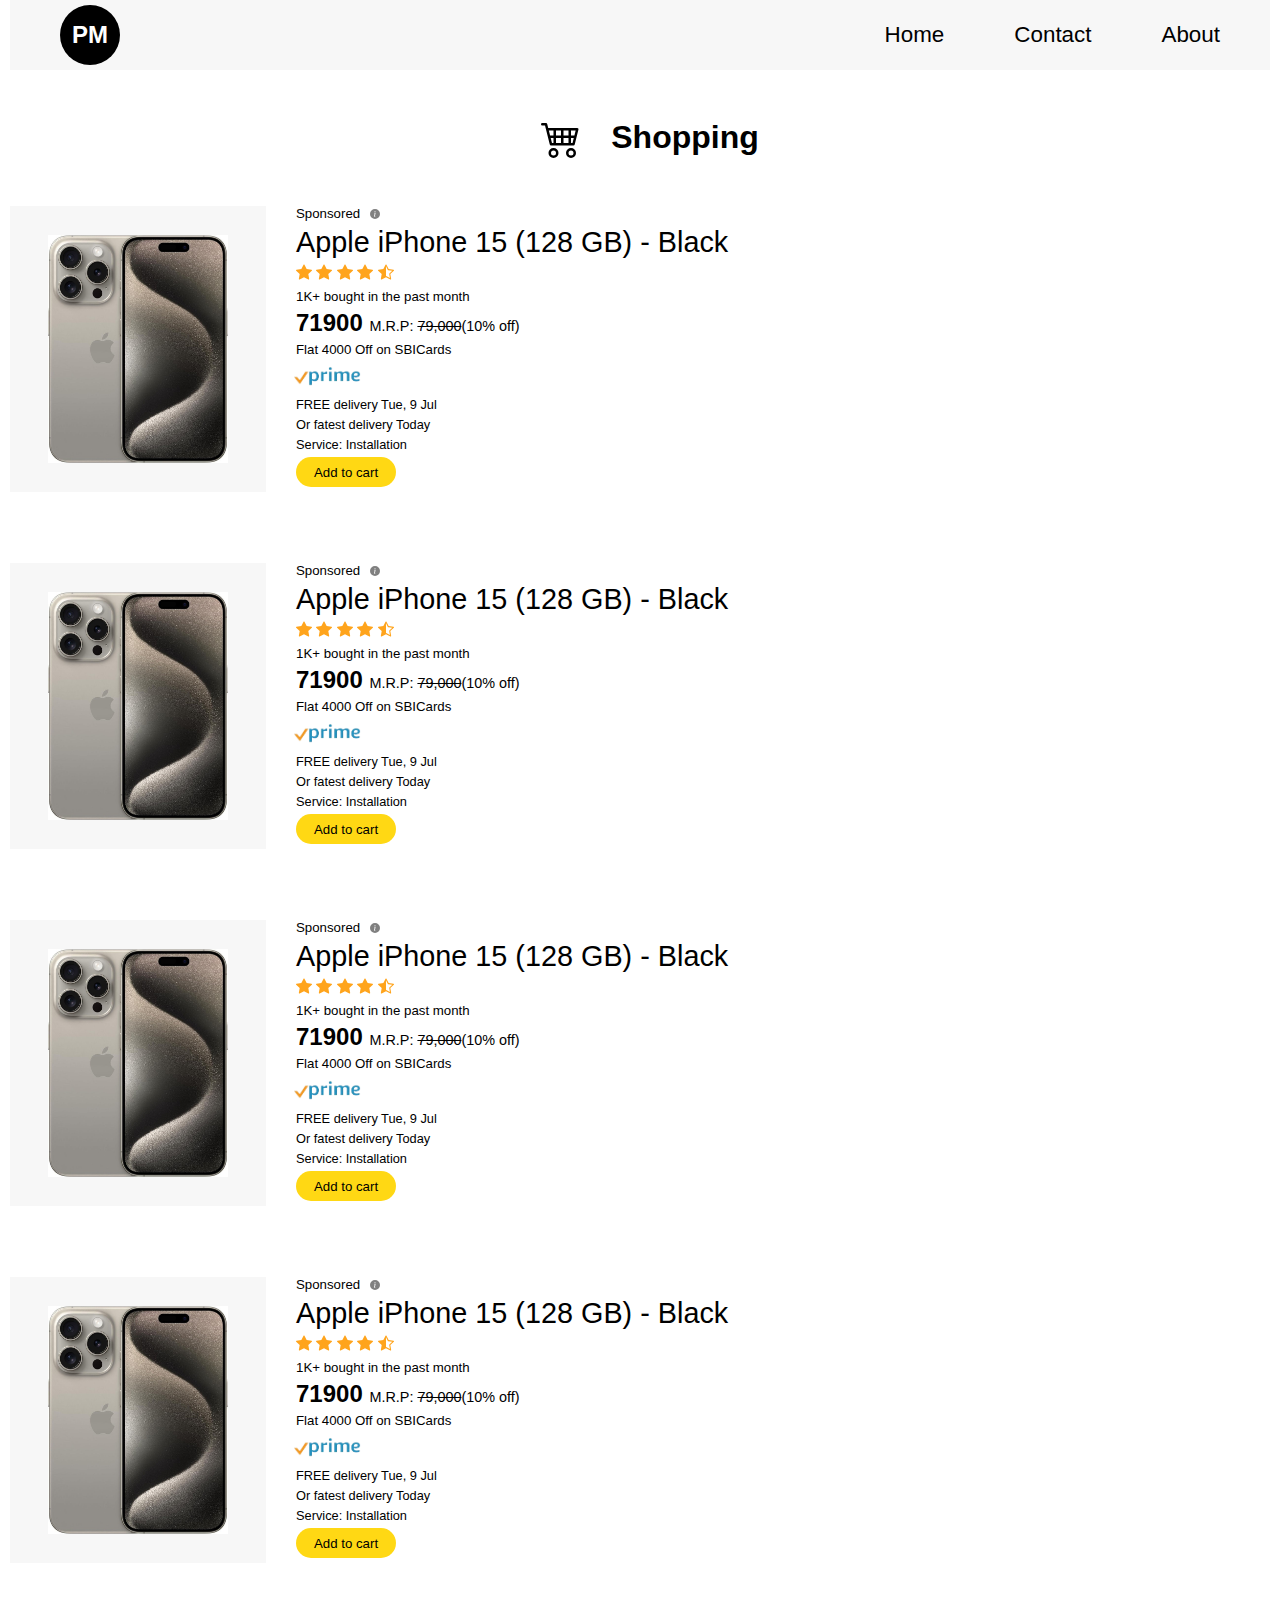
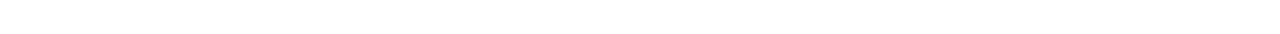
<file: index.html>
<!DOCTYPE html>
<html lang="en">

<head>
    <meta charset="UTF-8">
    <meta name="viewport" content="width=device-width, initial-scale=1.0">
    <link rel="stylesheet" href="style.css">
    <title>Document</title>
</head>

<body>

    <nav>
        <h2>PM</h2>
        <div>
            <ul>
                <li><a href="">Home</a></li>
                <li><a href="">Contact</a></li>
                <li><a href="">About</a></li>
            </ul>
        </div>
    </nav>
    <div id="page1">
        <div class="header">
            <svg xmlns="http://www.w3.org/2000/svg" width="40" height="40" fill="currentcolor" class="bi bi-cart4"
                viewBox="0 0 16 16">
                <path
                    d="M0 2.5A.5.5 0 0 1 .5 2H2a.5.5 0 0 1 .485.379L2.89 4H14.5a.5.5 0 0 1 .485.621l-1.5 6A.5.5 0 0 1 13 11H4a.5.5 0 0 1-.485-.379L1.61 3H.5a.5.5 0 0 1-.5-.5M3.14 5l.5 2H5V5zM6 5v2h2V5zm3 0v2h2V5zm3 0v2h1.36l.5-2zm1.11 3H12v2h.61zM11 8H9v2h2zM8 8H6v2h2zM5 8H3.89l.5 2H5zm0 5a1 1 0 1 0 0 2 1 1 0 0 0 0-2m-2 1a2 2 0 1 1 4 0 2 2 0 0 1-4 0m9-1a1 1 0 1 0 0 2 1 1 0 0 0 0-2m-2 1a2 2 0 1 1 4 0 2 2 0 0 1-4 0" />
            </svg>
            <h1>Shopping</h1>
        </div>
        <div class="products">
            <div class="card">
                <div class="product">
                    <img src="./product.jpg" alt="">
                </div>
                <div class="description">
                    <div class="sponsored">
                        <h5 style="font-weight: 100;">Sponsored</h5>
                        <svg xmlns="http://www.w3.org/2000/svg" width="10" height="10" fill="gray"
                            class="bi bi-info-circle-fill" viewBox="0 0 16 16">
                            <path
                                d="M8 16A8 8 0 1 0 8 0a8 8 0 0 0 0 16m.93-9.412-1 4.705c-.07.34.029.533.304.533.194 0 .487-.07.686-.246l-.088.416c-.287.346-.92.598-1.465.598-.703 0-1.002-.422-.808-1.319l.738-3.468c.064-.293.006-.399-.287-.47l-.451-.081.082-.381 2.29-.287zM8 5.5a1 1 0 1 1 0-2 1 1 0 0 1 0 2" />
                        </svg>
                    </div>
                    <h2 class="product-name" style="font-weight: 500;">Apple iPhone 15 (128 GB) - Black </h2>
                    <div class="stars">
                        <svg xmlns="http://www.w3.org/2000/svg" width="16" height="16" fill="#ffa41c"
                            class="bi bi-star-fill" viewBox="0 0 16 16">
                            <path
                                d="M3.612 15.443c-.386.198-.824-.149-.746-.592l.83-4.73L.173 6.765c-.329-.314-.158-.888.283-.95l4.898-.696L7.538.792c.197-.39.73-.39.927 0l2.184 4.327 4.898.696c.441.062.612.636.282.95l-3.522 3.356.83 4.73c.078.443-.36.79-.746.592L8 13.187l-4.389 2.256z" />
                        </svg>
                        <svg xmlns="http://www.w3.org/2000/svg" width="16" height="16" fill="#ffa41c"
                            class="bi bi-star-fill" viewBox="0 0 16 16">
                            <path
                                d="M3.612 15.443c-.386.198-.824-.149-.746-.592l.83-4.73L.173 6.765c-.329-.314-.158-.888.283-.95l4.898-.696L7.538.792c.197-.39.73-.39.927 0l2.184 4.327 4.898.696c.441.062.612.636.282.95l-3.522 3.356.83 4.73c.078.443-.36.79-.746.592L8 13.187l-4.389 2.256z" />
                        </svg>
                        <svg xmlns="http://www.w3.org/2000/svg" width="16" height="16" fill="#ffa41c"
                            class="bi bi-star-fill" viewBox="0 0 16 16">
                            <path
                                d="M3.612 15.443c-.386.198-.824-.149-.746-.592l.83-4.73L.173 6.765c-.329-.314-.158-.888.283-.95l4.898-.696L7.538.792c.197-.39.73-.39.927 0l2.184 4.327 4.898.696c.441.062.612.636.282.95l-3.522 3.356.83 4.73c.078.443-.36.79-.746.592L8 13.187l-4.389 2.256z" />
                        </svg>
                        <svg xmlns="http://www.w3.org/2000/svg" width="16" height="16" fill="#ffa41c"
                            class="bi bi-star-fill" viewBox="0 0 16 16">
                            <path
                                d="M3.612 15.443c-.386.198-.824-.149-.746-.592l.83-4.73L.173 6.765c-.329-.314-.158-.888.283-.95l4.898-.696L7.538.792c.197-.39.73-.39.927 0l2.184 4.327 4.898.696c.441.062.612.636.282.95l-3.522 3.356.83 4.73c.078.443-.36.79-.746.592L8 13.187l-4.389 2.256z" />
                        </svg>
                        <svg xmlns="http://www.w3.org/2000/svg" width="16" height="16" fill="#ffa41c"
                            class="bi bi-star-half" viewBox="0 0 16 16">
                            <path
                                d="M5.354 5.119 7.538.792A.52.52 0 0 1 8 .5c.183 0 .366.097.465.292l2.184 4.327 4.898.696A.54.54 0 0 1 16 6.32a.55.55 0 0 1-.17.445l-3.523 3.356.83 4.73c.078.443-.36.79-.746.592L8 13.187l-4.389 2.256a.5.5 0 0 1-.146.05c-.342.06-.668-.254-.6-.642l.83-4.73L.173 6.765a.55.55 0 0 1-.172-.403.6.6 0 0 1 .085-.302.51.51 0 0 1 .37-.245zM8 12.027a.5.5 0 0 1 .232.056l3.686 1.894-.694-3.957a.56.56 0 0 1 .162-.505l2.907-2.77-4.052-.576a.53.53 0 0 1-.393-.288L8.001 2.223 8 2.226z" />
                        </svg>
                    </div>
                    <h5 style="font-weight: 100;">1K+ bought in the past month</h5>
                    <h2>71900 <span style="font-size: 0.9rem; font-weight: 100;">M.R.P: <span
                                style="text-decoration: line-through;">79,000</span>(10% off)</span>
                    </h2>
                    <h5 style="font-weight: 100;">Flat 4000 Off on SBICards</h5>
                    <img class="prime-logo" src="./prime.png" alt="">
                    <h3 style="font-weight: 100; font-size: 0.8rem;">FREE delivery <span>Tue, 9 Jul</span></h3>
                    <h3 style="font-weight: 100; font-size: 0.8rem;">Or fatest delivery <span>Today</span></h3>
                    <h5 style="font-weight: 100; font-size: 0.8rem;">Service: Installation</h5>
                    <h5 class="button">Add to cart</h5>
                </div>
            </div>
            <div class="card">
                <div class="product">
                    <img src="./product.jpg" alt="">
                </div>
                <div class="description">
                    <div class="sponsored">
                        <h5 style="font-weight: 100;">Sponsored</h5>
                        <svg xmlns="http://www.w3.org/2000/svg" width="10" height="10" fill="gray"
                            class="bi bi-info-circle-fill" viewBox="0 0 16 16">
                            <path
                                d="M8 16A8 8 0 1 0 8 0a8 8 0 0 0 0 16m.93-9.412-1 4.705c-.07.34.029.533.304.533.194 0 .487-.07.686-.246l-.088.416c-.287.346-.92.598-1.465.598-.703 0-1.002-.422-.808-1.319l.738-3.468c.064-.293.006-.399-.287-.47l-.451-.081.082-.381 2.29-.287zM8 5.5a1 1 0 1 1 0-2 1 1 0 0 1 0 2" />
                        </svg>
                    </div>
                    <h2 class="product-name" style="font-weight: 500;">Apple iPhone 15 (128 GB) - Black </h2>
                    <div class="stars">
                        <svg xmlns="http://www.w3.org/2000/svg" width="16" height="16" fill="#ffa41c"
                            class="bi bi-star-fill" viewBox="0 0 16 16">
                            <path
                                d="M3.612 15.443c-.386.198-.824-.149-.746-.592l.83-4.73L.173 6.765c-.329-.314-.158-.888.283-.95l4.898-.696L7.538.792c.197-.39.73-.39.927 0l2.184 4.327 4.898.696c.441.062.612.636.282.95l-3.522 3.356.83 4.73c.078.443-.36.79-.746.592L8 13.187l-4.389 2.256z" />
                        </svg>
                        <svg xmlns="http://www.w3.org/2000/svg" width="16" height="16" fill="#ffa41c"
                            class="bi bi-star-fill" viewBox="0 0 16 16">
                            <path
                                d="M3.612 15.443c-.386.198-.824-.149-.746-.592l.83-4.73L.173 6.765c-.329-.314-.158-.888.283-.95l4.898-.696L7.538.792c.197-.39.73-.39.927 0l2.184 4.327 4.898.696c.441.062.612.636.282.95l-3.522 3.356.83 4.73c.078.443-.36.79-.746.592L8 13.187l-4.389 2.256z" />
                        </svg>
                        <svg xmlns="http://www.w3.org/2000/svg" width="16" height="16" fill="#ffa41c"
                            class="bi bi-star-fill" viewBox="0 0 16 16">
                            <path
                                d="M3.612 15.443c-.386.198-.824-.149-.746-.592l.83-4.73L.173 6.765c-.329-.314-.158-.888.283-.95l4.898-.696L7.538.792c.197-.39.73-.39.927 0l2.184 4.327 4.898.696c.441.062.612.636.282.95l-3.522 3.356.83 4.73c.078.443-.36.79-.746.592L8 13.187l-4.389 2.256z" />
                        </svg>
                        <svg xmlns="http://www.w3.org/2000/svg" width="16" height="16" fill="#ffa41c"
                            class="bi bi-star-fill" viewBox="0 0 16 16">
                            <path
                                d="M3.612 15.443c-.386.198-.824-.149-.746-.592l.83-4.73L.173 6.765c-.329-.314-.158-.888.283-.95l4.898-.696L7.538.792c.197-.39.73-.39.927 0l2.184 4.327 4.898.696c.441.062.612.636.282.95l-3.522 3.356.83 4.73c.078.443-.36.79-.746.592L8 13.187l-4.389 2.256z" />
                        </svg>
                        <svg xmlns="http://www.w3.org/2000/svg" width="16" height="16" fill="#ffa41c"
                            class="bi bi-star-half" viewBox="0 0 16 16">
                            <path
                                d="M5.354 5.119 7.538.792A.52.52 0 0 1 8 .5c.183 0 .366.097.465.292l2.184 4.327 4.898.696A.54.54 0 0 1 16 6.32a.55.55 0 0 1-.17.445l-3.523 3.356.83 4.73c.078.443-.36.79-.746.592L8 13.187l-4.389 2.256a.5.5 0 0 1-.146.05c-.342.06-.668-.254-.6-.642l.83-4.73L.173 6.765a.55.55 0 0 1-.172-.403.6.6 0 0 1 .085-.302.51.51 0 0 1 .37-.245zM8 12.027a.5.5 0 0 1 .232.056l3.686 1.894-.694-3.957a.56.56 0 0 1 .162-.505l2.907-2.77-4.052-.576a.53.53 0 0 1-.393-.288L8.001 2.223 8 2.226z" />
                        </svg>
                    </div>
                    <h5 style="font-weight: 100;">1K+ bought in the past month</h5>
                    <h2>71900 <span style="font-size: 0.9rem; font-weight: 100;">M.R.P: <span
                                style="text-decoration: line-through;">79,000</span>(10% off)</span>
                    </h2>
                    <h5 style="font-weight: 100;">Flat 4000 Off on SBICards</h5>
                    <img class="prime-logo" src="./prime.png" alt="">
                    <h3 style="font-weight: 100; font-size: 0.8rem;">FREE delivery <span>Tue, 9 Jul</span></h3>
                    <h3 style="font-weight: 100; font-size: 0.8rem;">Or fatest delivery <span>Today</span></h3>
                    <h5 style="font-weight: 100; font-size: 0.8rem;">Service: Installation</h5>
                    <h5 class="button">Add to cart</h5>
                </div>
            </div>
            <div class="card">
                <div class="product">
                    <img src="./product.jpg" alt="">
                </div>
                <div class="description">
                    <div class="sponsored">
                        <h5 style="font-weight: 100;">Sponsored</h5>
                        <svg xmlns="http://www.w3.org/2000/svg" width="10" height="10" fill="gray"
                            class="bi bi-info-circle-fill" viewBox="0 0 16 16">
                            <path
                                d="M8 16A8 8 0 1 0 8 0a8 8 0 0 0 0 16m.93-9.412-1 4.705c-.07.34.029.533.304.533.194 0 .487-.07.686-.246l-.088.416c-.287.346-.92.598-1.465.598-.703 0-1.002-.422-.808-1.319l.738-3.468c.064-.293.006-.399-.287-.47l-.451-.081.082-.381 2.29-.287zM8 5.5a1 1 0 1 1 0-2 1 1 0 0 1 0 2" />
                        </svg>
                    </div>
                    <h2 class="product-name" style="font-weight: 500;">Apple iPhone 15 (128 GB) - Black </h2>
                    <div class="stars">
                        <svg xmlns="http://www.w3.org/2000/svg" width="16" height="16" fill="#ffa41c"
                            class="bi bi-star-fill" viewBox="0 0 16 16">
                            <path
                                d="M3.612 15.443c-.386.198-.824-.149-.746-.592l.83-4.73L.173 6.765c-.329-.314-.158-.888.283-.95l4.898-.696L7.538.792c.197-.39.73-.39.927 0l2.184 4.327 4.898.696c.441.062.612.636.282.95l-3.522 3.356.83 4.73c.078.443-.36.79-.746.592L8 13.187l-4.389 2.256z" />
                        </svg>
                        <svg xmlns="http://www.w3.org/2000/svg" width="16" height="16" fill="#ffa41c"
                            class="bi bi-star-fill" viewBox="0 0 16 16">
                            <path
                                d="M3.612 15.443c-.386.198-.824-.149-.746-.592l.83-4.73L.173 6.765c-.329-.314-.158-.888.283-.95l4.898-.696L7.538.792c.197-.39.73-.39.927 0l2.184 4.327 4.898.696c.441.062.612.636.282.95l-3.522 3.356.83 4.73c.078.443-.36.79-.746.592L8 13.187l-4.389 2.256z" />
                        </svg>
                        <svg xmlns="http://www.w3.org/2000/svg" width="16" height="16" fill="#ffa41c"
                            class="bi bi-star-fill" viewBox="0 0 16 16">
                            <path
                                d="M3.612 15.443c-.386.198-.824-.149-.746-.592l.83-4.73L.173 6.765c-.329-.314-.158-.888.283-.95l4.898-.696L7.538.792c.197-.39.73-.39.927 0l2.184 4.327 4.898.696c.441.062.612.636.282.95l-3.522 3.356.83 4.73c.078.443-.36.79-.746.592L8 13.187l-4.389 2.256z" />
                        </svg>
                        <svg xmlns="http://www.w3.org/2000/svg" width="16" height="16" fill="#ffa41c"
                            class="bi bi-star-fill" viewBox="0 0 16 16">
                            <path
                                d="M3.612 15.443c-.386.198-.824-.149-.746-.592l.83-4.73L.173 6.765c-.329-.314-.158-.888.283-.95l4.898-.696L7.538.792c.197-.39.73-.39.927 0l2.184 4.327 4.898.696c.441.062.612.636.282.95l-3.522 3.356.83 4.73c.078.443-.36.79-.746.592L8 13.187l-4.389 2.256z" />
                        </svg>
                        <svg xmlns="http://www.w3.org/2000/svg" width="16" height="16" fill="#ffa41c"
                            class="bi bi-star-half" viewBox="0 0 16 16">
                            <path
                                d="M5.354 5.119 7.538.792A.52.52 0 0 1 8 .5c.183 0 .366.097.465.292l2.184 4.327 4.898.696A.54.54 0 0 1 16 6.32a.55.55 0 0 1-.17.445l-3.523 3.356.83 4.73c.078.443-.36.79-.746.592L8 13.187l-4.389 2.256a.5.5 0 0 1-.146.05c-.342.06-.668-.254-.6-.642l.83-4.73L.173 6.765a.55.55 0 0 1-.172-.403.6.6 0 0 1 .085-.302.51.51 0 0 1 .37-.245zM8 12.027a.5.5 0 0 1 .232.056l3.686 1.894-.694-3.957a.56.56 0 0 1 .162-.505l2.907-2.77-4.052-.576a.53.53 0 0 1-.393-.288L8.001 2.223 8 2.226z" />
                        </svg>
                    </div>
                    <h5 style="font-weight: 100;">1K+ bought in the past month</h5>
                    <h2>71900 <span style="font-size: 0.9rem; font-weight: 100;">M.R.P: <span
                                style="text-decoration: line-through;">79,000</span>(10% off)</span>
                    </h2>
                    <h5 style="font-weight: 100;">Flat 4000 Off on SBICards</h5>
                    <img class="prime-logo" src="./prime.png" alt="">
                    <h3 style="font-weight: 100; font-size: 0.8rem;">FREE delivery <span>Tue, 9 Jul</span></h3>
                    <h3 style="font-weight: 100; font-size: 0.8rem;">Or fatest delivery <span>Today</span></h3>
                    <h5 style="font-weight: 100; font-size: 0.8rem;">Service: Installation</h5>
                    <h5 class="button">Add to cart</h5>
                </div>
            </div>
            <div class="card">
                <div class="product">
                    <img src="./product.jpg" alt="">
                </div>
                <div class="description">
                    <div class="sponsored">
                        <h5 style="font-weight: 100;">Sponsored</h5>
                        <svg xmlns="http://www.w3.org/2000/svg" width="10" height="10" fill="gray"
                            class="bi bi-info-circle-fill" viewBox="0 0 16 16">
                            <path
                                d="M8 16A8 8 0 1 0 8 0a8 8 0 0 0 0 16m.93-9.412-1 4.705c-.07.34.029.533.304.533.194 0 .487-.07.686-.246l-.088.416c-.287.346-.92.598-1.465.598-.703 0-1.002-.422-.808-1.319l.738-3.468c.064-.293.006-.399-.287-.47l-.451-.081.082-.381 2.29-.287zM8 5.5a1 1 0 1 1 0-2 1 1 0 0 1 0 2" />
                        </svg>
                    </div>
                    <h2 class="product-name" style="font-weight: 500;">Apple iPhone 15 (128 GB) - Black </h2>
                    <div class="stars">
                        <svg xmlns="http://www.w3.org/2000/svg" width="16" height="16" fill="#ffa41c"
                            class="bi bi-star-fill" viewBox="0 0 16 16">
                            <path
                                d="M3.612 15.443c-.386.198-.824-.149-.746-.592l.83-4.73L.173 6.765c-.329-.314-.158-.888.283-.95l4.898-.696L7.538.792c.197-.39.73-.39.927 0l2.184 4.327 4.898.696c.441.062.612.636.282.95l-3.522 3.356.83 4.73c.078.443-.36.79-.746.592L8 13.187l-4.389 2.256z" />
                        </svg>
                        <svg xmlns="http://www.w3.org/2000/svg" width="16" height="16" fill="#ffa41c"
                            class="bi bi-star-fill" viewBox="0 0 16 16">
                            <path
                                d="M3.612 15.443c-.386.198-.824-.149-.746-.592l.83-4.73L.173 6.765c-.329-.314-.158-.888.283-.95l4.898-.696L7.538.792c.197-.39.73-.39.927 0l2.184 4.327 4.898.696c.441.062.612.636.282.95l-3.522 3.356.83 4.73c.078.443-.36.79-.746.592L8 13.187l-4.389 2.256z" />
                        </svg>
                        <svg xmlns="http://www.w3.org/2000/svg" width="16" height="16" fill="#ffa41c"
                            class="bi bi-star-fill" viewBox="0 0 16 16">
                            <path
                                d="M3.612 15.443c-.386.198-.824-.149-.746-.592l.83-4.73L.173 6.765c-.329-.314-.158-.888.283-.95l4.898-.696L7.538.792c.197-.39.73-.39.927 0l2.184 4.327 4.898.696c.441.062.612.636.282.95l-3.522 3.356.83 4.73c.078.443-.36.79-.746.592L8 13.187l-4.389 2.256z" />
                        </svg>
                        <svg xmlns="http://www.w3.org/2000/svg" width="16" height="16" fill="#ffa41c"
                            class="bi bi-star-fill" viewBox="0 0 16 16">
                            <path
                                d="M3.612 15.443c-.386.198-.824-.149-.746-.592l.83-4.73L.173 6.765c-.329-.314-.158-.888.283-.95l4.898-.696L7.538.792c.197-.39.73-.39.927 0l2.184 4.327 4.898.696c.441.062.612.636.282.95l-3.522 3.356.83 4.73c.078.443-.36.79-.746.592L8 13.187l-4.389 2.256z" />
                        </svg>
                        <svg xmlns="http://www.w3.org/2000/svg" width="16" height="16" fill="#ffa41c"
                            class="bi bi-star-half" viewBox="0 0 16 16">
                            <path
                                d="M5.354 5.119 7.538.792A.52.52 0 0 1 8 .5c.183 0 .366.097.465.292l2.184 4.327 4.898.696A.54.54 0 0 1 16 6.32a.55.55 0 0 1-.17.445l-3.523 3.356.83 4.73c.078.443-.36.79-.746.592L8 13.187l-4.389 2.256a.5.5 0 0 1-.146.05c-.342.06-.668-.254-.6-.642l.83-4.73L.173 6.765a.55.55 0 0 1-.172-.403.6.6 0 0 1 .085-.302.51.51 0 0 1 .37-.245zM8 12.027a.5.5 0 0 1 .232.056l3.686 1.894-.694-3.957a.56.56 0 0 1 .162-.505l2.907-2.77-4.052-.576a.53.53 0 0 1-.393-.288L8.001 2.223 8 2.226z" />
                        </svg>
                    </div>
                    <h5 style="font-weight: 100;">1K+ bought in the past month</h5>
                    <h2>71900 <span style="font-size: 0.9rem; font-weight: 100;">M.R.P: <span
                                style="text-decoration: line-through;">79,000</span>(10% off)</span>
                    </h2>
                    <h5 style="font-weight: 100;">Flat 4000 Off on SBICards</h5>
                    <img class="prime-logo" src="./prime.png" alt="">
                    <h3 style="font-weight: 100; font-size: 0.8rem;">FREE delivery <span>Tue, 9 Jul</span></h3>
                    <h3 style="font-weight: 100; font-size: 0.8rem;">Or fatest delivery <span>Today</span></h3>
                    <h5 style="font-weight: 100; font-size: 0.8rem;">Service: Installation</h5>
                    <h5 class="button">Add to cart</h5>
                </div>

            </div>
        </div>
    </div>
    <script src="./script.js"></script>
</body>

</html>
</file>
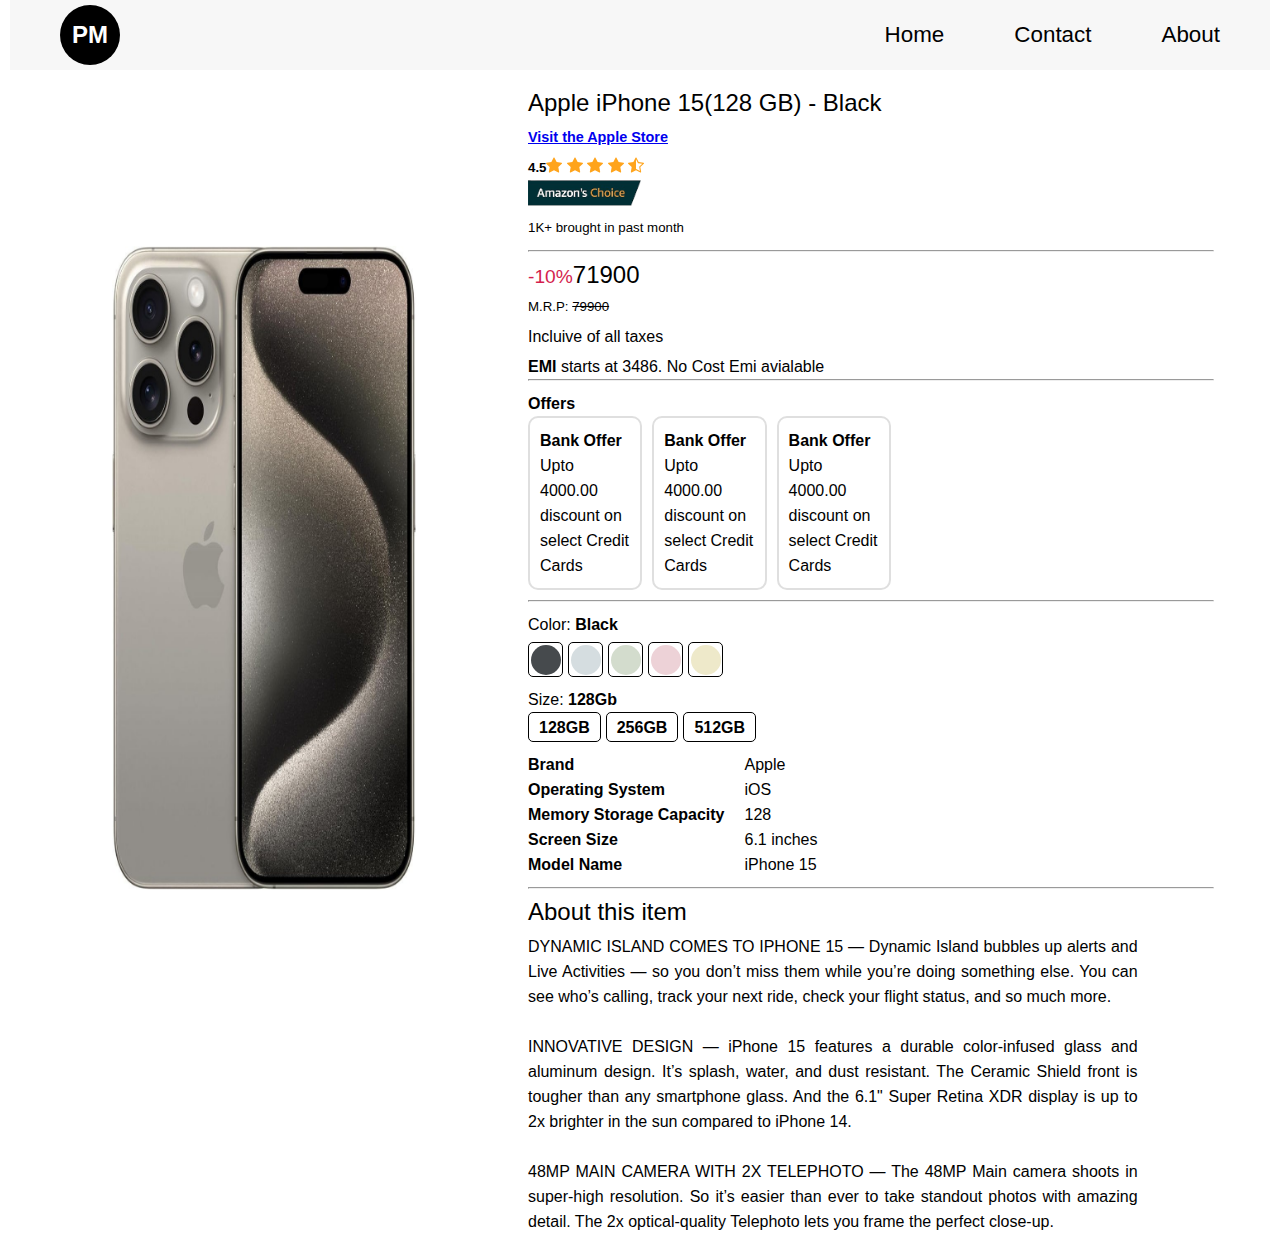
<file: details.html>
<!DOCTYPE html>
<html lang="en">

<head>
    <meta charset="UTF-8">
    <meta name="viewport" content="width=device-width, initial-scale=1.0">
    <link rel="stylesheet" href="style.css">
    <title>Document</title>
</head>

<body>
    <nav>
        <h2>PM</h2>
        <div>
            <ul>
                <li><a href="./index.html">Home</a></li>
                <li><a href="">Contact</a></li>
                <li><a href="">About</a></li>
            </ul>
        </div>
    </nav>
    <div id="details">
        <div class="details-image">
            <img src="./product.jpg" alt="">
        </div>
        <div class="details-about">
            <h2 class="details-name" style="font-weight: 500;margin-top: 20px;">Apple iPhone 15(128 GB) - Black</h2>
            <h5 style="font-size: 0.9rem; margin-top: 10px;text-decoration: none;"><a
                    href="https://www.amazon.in/stores/Apple/page/88D59F86-9161-4804-A524-0A5B39CD714A?ref_=ast_bln">Visit
                    the Apple Store</a></h5>
            <div class="rating" style="margin-top: 5px;">
                <h5>4.5</h5>
                <div class="stars">
                    <svg xmlns="http://www.w3.org/2000/svg" width="16" height="16" fill="#ffa41c"
                        class="bi bi-star-fill" viewBox="0 0 16 16">
                        <path
                            d="M3.612 15.443c-.386.198-.824-.149-.746-.592l.83-4.73L.173 6.765c-.329-.314-.158-.888.283-.95l4.898-.696L7.538.792c.197-.39.73-.39.927 0l2.184 4.327 4.898.696c.441.062.612.636.282.95l-3.522 3.356.83 4.73c.078.443-.36.79-.746.592L8 13.187l-4.389 2.256z" />
                    </svg>
                    <svg xmlns="http://www.w3.org/2000/svg" width="16" height="16" fill="#ffa41c"
                        class="bi bi-star-fill" viewBox="0 0 16 16">
                        <path
                            d="M3.612 15.443c-.386.198-.824-.149-.746-.592l.83-4.73L.173 6.765c-.329-.314-.158-.888.283-.95l4.898-.696L7.538.792c.197-.39.73-.39.927 0l2.184 4.327 4.898.696c.441.062.612.636.282.95l-3.522 3.356.83 4.73c.078.443-.36.79-.746.592L8 13.187l-4.389 2.256z" />
                    </svg>
                    <svg xmlns="http://www.w3.org/2000/svg" width="16" height="16" fill="#ffa41c"
                        class="bi bi-star-fill" viewBox="0 0 16 16">
                        <path
                            d="M3.612 15.443c-.386.198-.824-.149-.746-.592l.83-4.73L.173 6.765c-.329-.314-.158-.888.283-.95l4.898-.696L7.538.792c.197-.39.73-.39.927 0l2.184 4.327 4.898.696c.441.062.612.636.282.95l-3.522 3.356.83 4.73c.078.443-.36.79-.746.592L8 13.187l-4.389 2.256z" />
                    </svg>
                    <svg xmlns="http://www.w3.org/2000/svg" width="16" height="16" fill="#ffa41c"
                        class="bi bi-star-fill" viewBox="0 0 16 16">
                        <path
                            d="M3.612 15.443c-.386.198-.824-.149-.746-.592l.83-4.73L.173 6.765c-.329-.314-.158-.888.283-.95l4.898-.696L7.538.792c.197-.39.73-.39.927 0l2.184 4.327 4.898.696c.441.062.612.636.282.95l-3.522 3.356.83 4.73c.078.443-.36.79-.746.592L8 13.187l-4.389 2.256z" />
                    </svg>
                    <svg xmlns="http://www.w3.org/2000/svg" width="16" height="16" fill="#ffa41c"
                        class="bi bi-star-half" viewBox="0 0 16 16">
                        <path
                            d="M5.354 5.119 7.538.792A.52.52 0 0 1 8 .5c.183 0 .366.097.465.292l2.184 4.327 4.898.696A.54.54 0 0 1 16 6.32a.55.55 0 0 1-.17.445l-3.523 3.356.83 4.73c.078.443-.36.79-.746.592L8 13.187l-4.389 2.256a.5.5 0 0 1-.146.05c-.342.06-.668-.254-.6-.642l.83-4.73L.173 6.765a.55.55 0 0 1-.172-.403.6.6 0 0 1 .085-.302.51.51 0 0 1 .37-.245zM8 12.027a.5.5 0 0 1 .232.056l3.686 1.894-.694-3.957a.56.56 0 0 1 .162-.505l2.907-2.77-4.052-.576a.53.53 0 0 1-.393-.288L8.001 2.223 8 2.226z" />
                    </svg>
                </div>
            </div>
            <div class="amazon-choice" style="margin-top: -20px;">
                <img src="./amazonchoice.png" alt="">
            </div>
            <h5 style="font-weight: 100;margin-top: -10px; margin-bottom: 10px;">1K+ brought in past month</h5>
            <hr style="margin-bottom: 10px;">
            <h2 style="font-weight: 100;margin-bottom: 5x;"><span
                    style="color: #d41e4e;font-size: 1.2rem;">-10%</span>71900</h2>
            <h5 style="font-weight: 100;margin-top: 5px;">M.R.P: <span
                    style="text-decoration: line-through;">79900</span></h5>
            <h4 style="font-weight: 300;margin-top: 5px;">Incluive of all taxes</h4>
            <h4 style="font-weight: 100;margin-top: 5px;"><span style="font-weight: bold;">EMI</span> starts at 3486. No
                Cost Emi
                avialable</h4>
            <hr style="margin-bottom: 10px;">
            <h4>Offers</h4>
            <div class="offers">
                <div class="offer-card">
                    <h4>Bank Offer</h4>
                    <p>Upto 4000.00 discount on select Credit Cards</p>
                </div>
                <div class="offer-card">
                    <h4>Bank Offer</h4>
                    <p>Upto 4000.00 discount on select Credit Cards</p>
                </div>
                <div class="offer-card">
                    <h4>Bank Offer</h4>
                    <p>Upto 4000.00 discount on select Credit Cards</p>
                </div>
            </div>
            <hr style="margin-top: 10px;margin-bottom: 10px;">
            <h4 style="font-weight: 100;">Color: <span style="font-weight: bold;">Black</span></h4>
            <div class="colors" style="margin-top: 5px;">
                <div class="color-box">
                    <div class="color1"></div>
                </div>
                <div class="color-box">
                    <div class="color2"></div>
                </div>
                <div class="color-box">
                    <div class="color3"></div>
                </div>
                <div class="color-box">
                    <div class="color4"></div>
                </div>
                <div class="color-box">
                    <div class="color5"></div>
                </div>
            </div>
            <h4 style="font-weight: 100;margin-top: 10px;">Size: <span style="font-weight: bold;">128Gb</span></h4>
            <div class="sizes">
                <div class="size-box">
                    <div class="size">128GB</div>
                </div>
                <div class="size-box">
                    <div class="size">256GB</div>
                </div>
                <div class="size-box">
                    <div class="size">512GB</div>
                </div>
            </div>
            <div class="model" style="margin-top: 10px;">
                <div style="display: inline-block; font-weight: bold;">
                    <p>Brand</p>
                    <p>Operating System</p>
                    <p>Memory Storage Capacity</p>
                    <p>Screen Size</p>
                    <p>Model Name</p>
                </div>
                <div style="display: inline-block;">
                    <p>Apple</p>
                    <p>iOS</p>
                    <p>128</p>
                    <p>6.1 inches</p>
                    <p>iPhone 15</p>
                </div>
            </div>
            <hr style="margin-top: 10px;margin-bottom: 10px;">
            <div class="about">
                <h2 style="font-weight: 100;font-size: 1.5rem; margin-bottom: 10px;">About this item</h2>
                <ul>
                    <li>DYNAMIC ISLAND COMES TO IPHONE 15 — Dynamic Island bubbles up alerts and Live Activities — so
                        you don’t miss them while you’re doing something else. You can see who’s calling, track your
                        next ride, check your flight status, and so much more.</li><br>
                    <li>INNOVATIVE DESIGN — iPhone 15 features a durable color-infused glass and aluminum design. It’s
                        splash, water, and dust resistant. The Ceramic Shield front is tougher than any smartphone
                        glass. And the 6.1" Super Retina XDR display is up to 2x brighter in the sun compared to iPhone
                        14.</li><br>
                    <li>48MP MAIN CAMERA WITH 2X TELEPHOTO — The 48MP Main camera shoots in super-high resolution. So
                        it’s easier than ever to take standout photos with amazing detail. The 2x optical-quality
                        Telephoto lets you frame the perfect close-up.</li><br>
                </ul>
            </div>
        </div>
    </div>
</body>

</html>
</file>
<file: style.css>
* {
    padding: 0;
    margin: 0;
    box-sizing: border-box;
    font-family: 'open sans', sans-serif;
}

body {
    height: 100%;
    width: 100%;
    overflow-x: hidden;
    padding: 0 10px;
}

nav {
    top: 0;
    display: flex;
    justify-content: space-between;
    align-items: center;
    padding: 10px 50px;
    position: sticky;
    height: 70px;
    background: #f7f7f7;
    z-index: 1;
}

nav h2 {
    background: black;
    color: white;
    height: 60px;
    width: 60px;
    font-size: 1.85;
    border-radius: 50%;
    text-align: center;
    display: flex;
    align-items: center;
    justify-content: center;
}

nav ul {
    display: flex;
    gap: 70px;
    list-style: none;
    font-size: 1.4rem;
}

nav a {
    text-decoration: none;
    color: black;
}

#page1 {
    height: calc(100vh-70px);
    width: 100vw;
    display: flex;
    flex-direction: column;
    justify-content: center;
    align-items: center;
    margin-top: 3%;
}

.header {
    display: flex;
    justify-content: center;
    align-items: center;
    gap: 30px;
    width: 25%;
    border-radius: 30px;
    height: 60px;
    padding: 10px;
    cursor: pointer;
}

.header:hover {
    background: #f7f7f7;
}

.header h1 {
    font-size: 2rem;
}

.header svg {
    height: 40px;
    width: auto;
}

.products {
    margin-top: 3%;
}

.card {
    display: flex;
    gap: 30px;
    width: 100vw;
    height: 357px;
    cursor: pointer;
}

.sponsored {
    display: flex;
    align-items: center;
    gap: 10px;
}

.product-name {
    font-size: 1.8rem;
}

.product {
    height: 80%;
    width: 20%;
    display: flex;
    justify-content: center;
    align-items: center;
    background: #f7f7f7;
}

.product img {
    height: 80%;
    width: 70%;
    background-position: center;
    background-size: cover;
}

.description {
    display: flex;
    flex-direction: column;
    gap: 5px;
}

.prime-logo {
    height: 30px;
    width: 75px;
    position: relative;
    left: -10px;
}

.button {
    background: #ffd814;
    width: 100px;
    height: 30px;
    border-radius: 30px;
    display: flex;
    justify-content: center;
    align-items: center;
    padding: 10px;
    font-weight: 100;
}

#details {
    display: flex;
    height: calc(100vh - 70px);
    width: 100vw;
    gap: 10px;
}

.details-image {
    width: 40%;
    height: 120%;
    display: flex;
    justify-content: center;
    align-items: center;
}

.details-image img {
    top: 0;
    padding: 15%;
    position: sticky;
    height: 80%;
    width: 90%;
}

.details-about {
    width: 60%;
    line-height: 25px;
}

.rating {
    display: flex;
}

.amazon-choice {
    height: 65px;
}

.amazon-choice img {
    height: 100%;
}

.offers {
    display: flex;
    gap: 10px;
}

.offer-card {
    width: 15%;
    padding: 0 5px;
    border: 2px solid rgb(223, 223, 223);
    border-radius: 10px;
    padding: 10px;
}

.colors {
    display: flex;
    gap: 5px;
}

.color-box {
    height: 35px;
    width: 35px;
    border: 1px solid black;
    display: flex;
    justify-content: center;
    align-items: center;
    border-radius: 5px;
}

.color1,
.color2,
.color3,
.color4,
.color5 {
    height: 30px;
    width: 30px;
    border-radius: 50%;
}

.color1 {
    background: #464a4d;
}

.color2 {
    background: #d5dde0;
}

.color3 {
    background: #d3dccd;
}

.color4 {
    background: #edd2d7;
}

.color5 {
    background: #eee9ca;
}

.sizes {
    display: flex;
    gap: 5px;
    font-weight: bold;
}

.size-box {
    height: 30px;
    width: fit-content;
    border: 1px solid black;
    border-radius: 5px;
    padding: 10px;
    display: flex;
    justify-content: center;
    align-items: center;
}

.model {
    display: flex;
    gap: 20px;
}

.about {
    width: 80%;
}

.about ul {
    list-style: none;
    text-align: justify;
}

hr {
    width: 90%;
}

@media (max-width: 576px) {
    body {
        padding: 0 5px;
    }

    nav {
        padding: 0px 10px;
    }

    nav h2 {
        height: 40px;
        width: 40px;
        font-size: 1rem;
    }

    nav ul {
        gap: 20px;
        font-size: 1rem;
    }

    .header {
        gap: 20px;
        width: 80%;
        border-radius: 30px;
        height: 60px;
        padding: 10px;
    }

    .header svg {
        height: 30px;
        width: auto;
    }

    .header h1 {
        font-size: 1rem;
    }

    .details-about {
        width: 100%;
        line-height: 25px;
    }

    .card {
        flex-direction: column;
        margin-bottom: 260px;
    }

    .product-name {
        font-size: 1.3rem;
    }

    .product {
        width: 100%;
    }

    #details {
        flex-direction: column;
    }

    .details-image {
        height: 100%;
        width: 100%;
    }

    .details-name {
        font-size: 0.9rem;
    }

    .offers {
        display: flex;
        flex-direction: column;
        justify-content: center;
        align-items: center;
    }

    .offer-card {
        width: 90vw;
        border: 2px solid rgb(223, 223, 223);
        border-radius: 10px;
    }

    .about {
        width: 100%;
        padding: 0 15px 50px 0;
    }

    hr {
        width: 100vw;
    }
}
</file>
